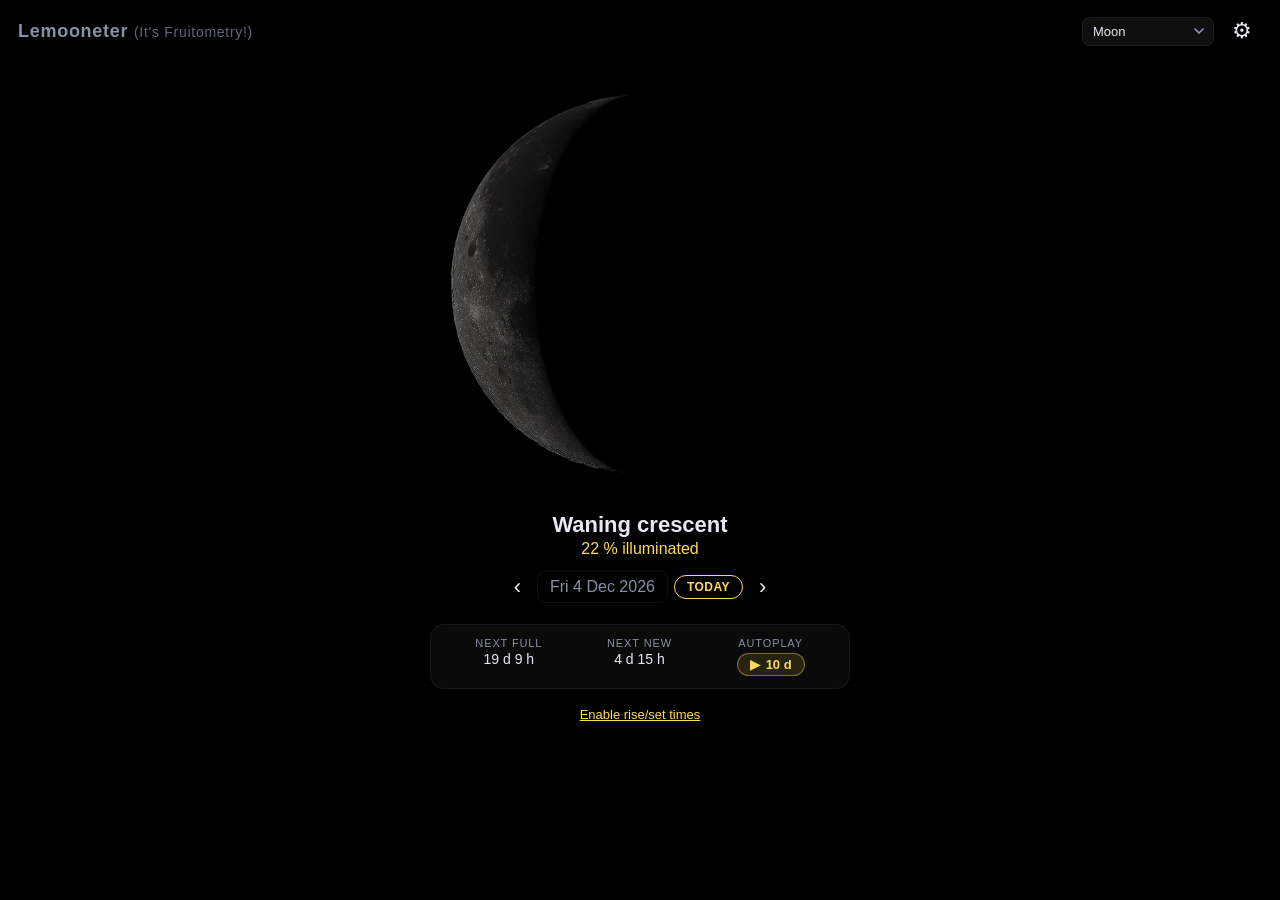
<file: index.html>
<!doctype html>
<html lang="en">
<head>
<meta charset="utf-8">
<meta name="viewport" content="width=device-width,initial-scale=1,viewport-fit=cover">
<meta name="theme-color" content="#000000">
<title>Lemooneter (It's Fruitometry!)</title>
<link rel="icon" href="icon-512.png" type="image/png" sizes="512x512">
<link rel="icon" href="icon-192.png" type="image/png" sizes="192x192">
<link rel="manifest" href="manifest.webmanifest">
<link rel="apple-touch-icon" href="icon-512.png">
<meta name="apple-mobile-web-app-capable" content="yes">
<meta name="apple-mobile-web-app-status-bar-style" content="black-translucent">
<meta name="apple-mobile-web-app-title" content="Lemooneter">
<link rel="stylesheet" href="app.css">
</head>
<body>
<header class="topbar">
  <h1>Lemooneter <span class="topbar-sub">(It's Fruitometry!)</span></h1>
  <div class="topbar-controls">
    <select id="subjectSelect" class="subject-select" aria-label="Subject"></select>
    <button id="settingsBtn" class="icon-btn" aria-label="Settings">⚙︎</button>
  </div>
</header>

<main class="main-view">
  <section class="page" id="todayPage" aria-label="Today">
    <div class="today-wrap">
      <canvas id="todayCanvas" width="1024" height="1024" aria-label="Current phase"></canvas>
      <div class="today-info">
        <div id="phaseName" class="phase-name">—</div>
        <div id="illumPct" class="illum">— %</div>
        <div class="day-nav">
          <button id="prevDay" class="icon-btn" aria-label="Previous day">‹</button>
          <button id="dateBtn" class="date-btn" type="button" aria-label="Pick a date" aria-haspopup="dialog" aria-controls="calendarDlg">
            <span id="todayDate" class="date">—</span>
          </button>
          <button id="todayDayBtn" class="cal-today-btn" type="button">Today</button>
          <button id="nextDay" class="icon-btn" aria-label="Next day">›</button>
        </div>
        <div class="counters">
          <div><span class="count-label">Next full</span><span id="nextFull">—</span></div>
          <div><span class="count-label">Next new</span><span id="nextNew">—</span></div>
          <div>
            <span class="count-label">Autoplay</span>
            <button id="autoplayBtn" class="autoplay-pill" type="button" aria-label="Start autoplay">
              <span id="apIcon">▶</span><span id="apLabel">10 d</span>
            </button>
          </div>
        </div>
        <div id="riseSet" class="riseset">
          <button id="locBtn" class="link-btn">Enable rise/set times</button>
        </div>
      </div>
    </div>
  </section>

</main>

<dialog id="calendarDlg" class="calendar-dialog" aria-labelledby="calendarTitle" aria-describedby="calendarHint">
  <div class="calendar-title">
    <h2 id="calendarTitle">Choose a date</h2>
    <button id="closeCalendar" class="icon-btn" type="button" aria-label="Close date picker">×</button>
  </div>
  <p id="calendarHint" class="muted">Tap a day to select · Swipe left or right to change month</p>
  <section id="calendarPage" aria-label="Monthly phases">
    <div class="cal-sticky">
      <div class="cal-head">
        <button id="prevMonth" class="icon-btn" aria-label="Previous month">‹</button>
        <h2><button id="monthJumpToggle" class="month-jump-toggle" type="button" aria-expanded="false" aria-controls="monthJump"><span id="monthLabel" aria-live="polite" aria-atomic="true">—</span><span aria-hidden="true"> ▾</span></button></h2>
        <button id="todayBtn" class="cal-today-btn">Today</button>
        <button id="nextMonth" class="icon-btn" aria-label="Next month">›</button>
      </div>
      <form id="monthJump" class="month-jump" hidden>
        <label>Month<select id="jumpMonth" name="month"></select></label>
        <label>Year<input id="jumpYear" name="year" type="number" inputmode="numeric" min="100" max="9999" step="1" required></label>
        <button class="cal-today-btn" type="submit">Go</button>
      </form>
      <div class="cal-dow">
        <span>Mon</span><span>Tue</span><span>Wed</span><span>Thu</span><span>Fri</span><span>Sat</span><span>Sun</span>
      </div>
    </div>
    <div id="calGrid" class="cal-grid"></div>
  </section>
</dialog>

<dialog id="settingsDlg" class="settings">
  <form method="dialog">
    <h2>Settings</h2>

    <fieldset>
      <legend>Mode</legend>
      <label><input type="radio" name="mode" value="moon"> Moon</label>
      <label><input type="radio" name="mode" value="lemon"> Lemon</label>
      <label><input type="radio" name="mode" value="lime"> Lime</label>
      <label><input type="radio" name="mode" value="orange"> Orange</label>
      <label><input type="radio" name="mode" value="cheese-moon"> Cheese moon</label>
      <label><input type="radio" name="mode" value="smiley"> Smiley</label>
      <label><input type="radio" name="mode" value="watermelon"> Watermelon</label>
      <label><input type="radio" name="mode" value="custom"> Custom photo</label>
    </fieldset>

    <fieldset>
      <legend>Custom photo</legend>
      <input id="photoInput" type="file" accept="image/*">
      <button id="clearPhoto" type="button" class="link-btn">Clear</button>
      <canvas id="cropPreview" class="crop-preview" width="240" height="240" aria-label="Crop preview — drag to pan"></canvas>
      <p class="muted crop-hint" id="cropHint" hidden>Drag to position the photo inside the disc.</p>
    </fieldset>

    <fieldset>
      <legend>Hemisphere</legend>
      <label><input type="radio" name="hemisphere" value="auto"> Auto (from location)</label>
      <label><input type="radio" name="hemisphere" value="north"> Northern</label>
      <label><input type="radio" name="hemisphere" value="south"> Southern (mirror phases)</label>
    </fieldset>

    <fieldset>
      <legend>Autoplay</legend>
      <label class="numfield">Days forward
        <input id="apDays" type="number" min="1" max="365" step="1" value="10">
      </label>
      <label class="numfield">Delay per day (ms)
        <input id="apDelay" type="number" min="100" max="10000" step="100" value="1000">
      </label>
    </fieldset>

    <fieldset>
      <legend>Location</legend>
      <p class="muted">Used only to compute moon rise/set, stored locally.</p>
      <div id="locStatus" class="muted">No location set.</div>
      <button id="useGeo" type="button" class="link-btn">Use my location</button>
      <button id="clearGeo" type="button" class="link-btn">Clear</button>
    </fieldset>

    <menu class="dlg-actions">
      <button value="close">Close</button>
    </menu>
  </form>
</dialog>

<script src="app.js" type="module"></script>
</body>
</html>
</file>
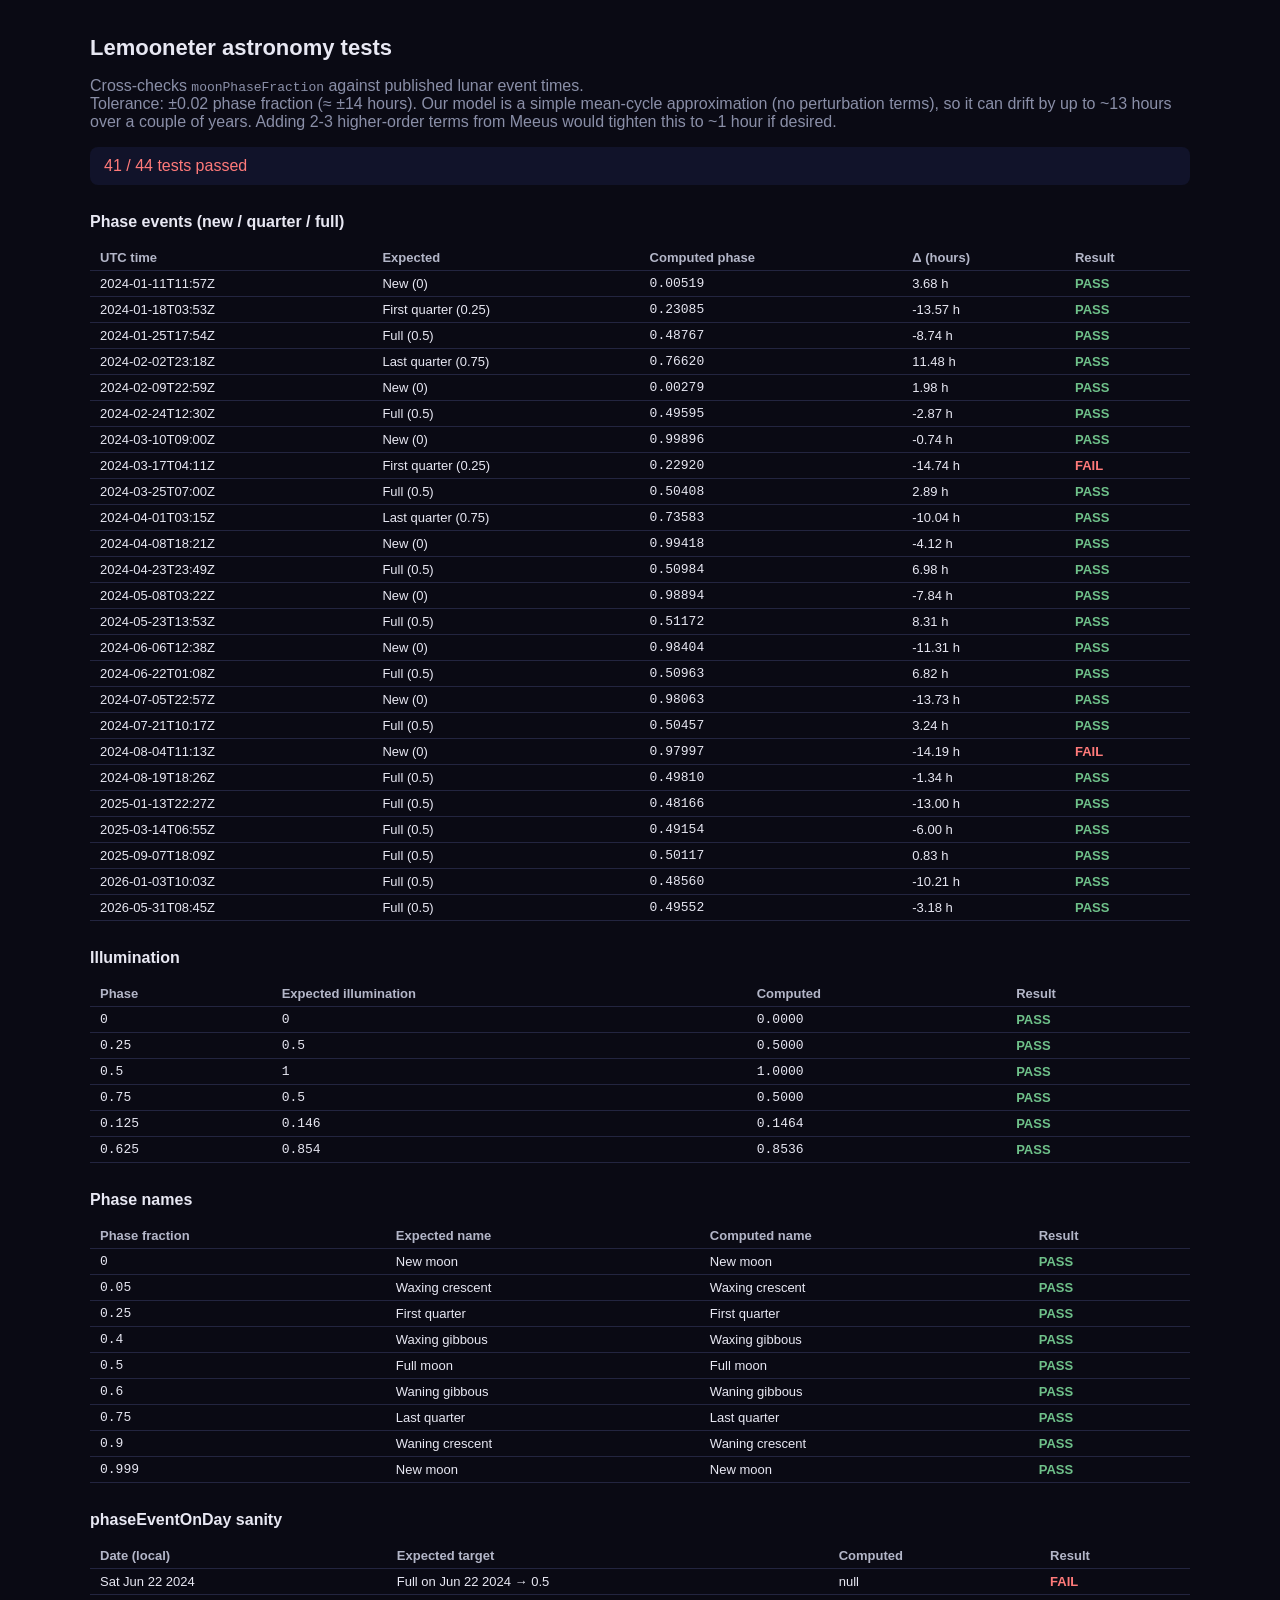
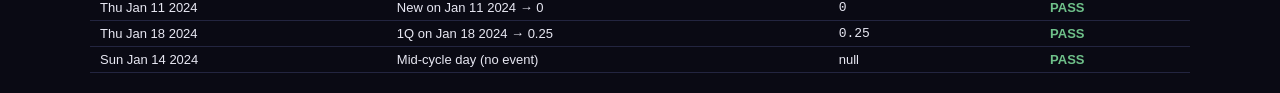
<file: tests.html>
<!doctype html>
<html lang="en">
<head>
<meta charset="utf-8">
<title>Lemooneter — astronomy tests</title>
<style>
  body { font-family: -apple-system, "Segoe UI", Roboto, sans-serif; background: #0a0a14; color: #e8e8f3; padding: 20px; max-width: 1100px; margin: 0 auto; }
  h1 { font-size: 22px; margin-bottom: 4px; }
  .muted { color: #8a8fa8; }
  .pass { color: #6fc18a; font-weight: 600; }
  .fail { color: #ff7a7a; font-weight: 600; }
  table { border-collapse: collapse; margin-top: 14px; width: 100%; }
  th, td { padding: 5px 10px; text-align: left; border-bottom: 1px solid #232540; font-size: 13px; }
  th { color: #b3b6c8; font-weight: 600; }
  td.num { font-family: ui-monospace, Menlo, Consolas, monospace; }
  #summary { font-size: 16px; padding: 10px 14px; border-radius: 8px; background: #11132a; margin-top: 12px; }
  .summary-pass { color: #6fc18a; }
  .summary-fail { color: #ff7a7a; }
  h2 { font-size: 16px; margin-top: 28px; }
</style>
</head>
<body>
<h1>Lemooneter astronomy tests</h1>
<p class="muted">Cross-checks <code>moonPhaseFraction</code> against published lunar event times.<br>
Tolerance: ±0.02 phase fraction (≈ ±14 hours). Our model is a simple mean-cycle approximation (no perturbation terms), so it can drift by up to ~13 hours over a couple of years.
Adding 2-3 higher-order terms from Meeus would tighten this to ~1 hour if desired.</p>

<div id="summary">Running…</div>

<h2>Phase events (new / quarter / full)</h2>
<table id="results">
  <thead><tr><th>UTC time</th><th>Expected</th><th>Computed phase</th><th>Δ (hours)</th><th>Result</th></tr></thead>
  <tbody></tbody>
</table>

<h2>Illumination</h2>
<table id="illum-results">
  <thead><tr><th>Phase</th><th>Expected illumination</th><th>Computed</th><th>Result</th></tr></thead>
  <tbody></tbody>
</table>

<h2>Phase names</h2>
<table id="name-results">
  <thead><tr><th>Phase fraction</th><th>Expected name</th><th>Computed name</th><th>Result</th></tr></thead>
  <tbody></tbody>
</table>

<h2>phaseEventOnDay sanity</h2>
<table id="event-results">
  <thead><tr><th>Date (local)</th><th>Expected target</th><th>Computed</th><th>Result</th></tr></thead>
  <tbody></tbody>
</table>

<script type="module">
import {
  SYNODIC,
  moonPhaseFraction,
  illumination,
  phaseName,
  phaseEventOnDay,
} from "./astro.js";

const TOL_PHASE = 0.02;          // ≈ 14.2 hours — generous, matches the simplified model's worst case
const TOL_ILLUM = 0.01;          // 1% illumination

// Sources: NASA Moon Phase Service & timeanddate.com. Times in UTC.
const events = [
  ["2024-01-11T11:57Z", "new"],
  ["2024-01-18T03:53Z", "q1"],
  ["2024-01-25T17:54Z", "full"],
  ["2024-02-02T23:18Z", "q3"],
  ["2024-02-09T22:59Z", "new"],
  ["2024-02-24T12:30Z", "full"],
  ["2024-03-10T09:00Z", "new"],
  ["2024-03-17T04:11Z", "q1"],
  ["2024-03-25T07:00Z", "full"],
  ["2024-04-01T03:15Z", "q3"],
  ["2024-04-08T18:21Z", "new"],   // total solar eclipse
  ["2024-04-23T23:49Z", "full"],
  ["2024-05-08T03:22Z", "new"],
  ["2024-05-23T13:53Z", "full"],
  ["2024-06-06T12:38Z", "new"],
  ["2024-06-22T01:08Z", "full"],
  ["2024-07-05T22:57Z", "new"],
  ["2024-07-21T10:17Z", "full"],
  ["2024-08-04T11:13Z", "new"],
  ["2024-08-19T18:26Z", "full"],
  ["2025-01-13T22:27Z", "full"],
  ["2025-03-14T06:55Z", "full"],
  ["2025-09-07T18:09Z", "full"],
  ["2026-01-03T10:03Z", "full"],
  ["2026-05-31T08:45Z", "full"],
];
const targets = { new: 0, q1: 0.25, full: 0.5, q3: 0.75 };
const labels  = { new: "New",     q1: "First quarter", full: "Full",   q3: "Last quarter" };

let pass = 0, total = 0;
const row = (tbody, cells, ok) => {
  const tr = document.createElement("tr");
  for (const c of cells) {
    const td = document.createElement("td");
    td.innerHTML = c;
    if (typeof c === "string" && /^[\-0-9.]+$/.test(c)) td.classList.add("num");
    tr.appendChild(td);
  }
  const v = tr.lastChild;
  v.classList.add(ok ? "pass" : "fail");
  v.textContent = ok ? "PASS" : "FAIL";
  tbody.appendChild(tr);
};

const tbody = document.querySelector("#results tbody");
for (const [iso, name] of events) {
  total++;
  const phase = moonPhaseFraction(new Date(iso));
  const target = targets[name];
  let delta = phase - target;
  if (delta > 0.5) delta -= 1;
  if (delta < -0.5) delta += 1;
  const ok = Math.abs(delta) <= TOL_PHASE;
  if (ok) pass++;
  const dh = (delta * SYNODIC * 24).toFixed(2);
  row(tbody, [iso, `${labels[name]} (${target})`, phase.toFixed(5), dh + " h", ""], ok);
}

// Illumination spot checks
const illumTbody = document.querySelector("#illum-results tbody");
const illumCases = [
  [0,    0],
  [0.25, 0.5],
  [0.5,  1],
  [0.75, 0.5],
  [0.125, 0.146],   // half-way to first quarter
  [0.625, 0.854],   // waning gibbous mid-way
];
for (const [phase, expected] of illumCases) {
  total++;
  const got = illumination(phase);
  const ok = Math.abs(got - expected) <= TOL_ILLUM;
  if (ok) pass++;
  row(illumTbody, [phase.toString(), expected.toString(), got.toFixed(4), ""], ok);
}

// Phase names at canonical fractions
const nameTbody = document.querySelector("#name-results tbody");
const nameCases = [
  [0,     "New moon"],
  [0.05,  "Waxing crescent"],
  [0.25,  "First quarter"],
  [0.4,   "Waxing gibbous"],
  [0.5,   "Full moon"],
  [0.6,   "Waning gibbous"],
  [0.75,  "Last quarter"],
  [0.9,   "Waning crescent"],
  [0.999, "New moon"],
];
for (const [phase, expected] of nameCases) {
  total++;
  const got = phaseName(phase);
  const ok = got === expected;
  if (ok) pass++;
  row(nameTbody, [phase.toString(), expected, got, ""], ok);
}

// phaseEventOnDay: a day with a full moon should detect it; a non-event day
// should return null.
const eventTbody = document.querySelector("#event-results tbody");
const eventCases = [
  // Use noon-local Dates so the local-day window of the helper contains the
  // UTC event time (results may vary by host timezone for events near midnight).
  [new Date(2024, 5, 22, 12), 0.5,  "Full on Jun 22 2024"],
  [new Date(2024, 0, 11, 12), 0,    "New on Jan 11 2024"],
  [new Date(2024, 0, 18, 12), 0.25, "1Q on Jan 18 2024"],
  [new Date(2024, 0, 14, 12), null, "Mid-cycle day (no event)"],
];
for (const [date, expected, desc] of eventCases) {
  total++;
  const got = phaseEventOnDay(date);
  const ok = got === expected;
  if (ok) pass++;
  row(eventTbody, [date.toDateString(), desc + (expected != null ? ` → ${expected}` : ""), String(got), ""], ok);
}

const summary = document.querySelector("#summary");
const allPass = pass === total;
summary.innerHTML = `<span class="${allPass ? 'summary-pass' : 'summary-fail'}">${pass} / ${total} tests passed</span>`;
</script>
</body>
</html>
</file>
<file: app.css>
:root {
  --bg: #000000;
  --bg-2: #0d0d12;
  --fg: #e8e8f3;
  --muted: #8a8fa8;
  --accent: #ffd95a;
  --shadow: rgba(8, 6, 30, 0.85);
  --line: rgba(255, 255, 255, 0.06);
}

* { box-sizing: border-box; }

html, body {
  margin: 0;
  padding: 0;
  height: 100%;
  background: var(--bg);
  color: var(--fg);
  font-family: -apple-system, BlinkMacSystemFont, "Segoe UI", Roboto, Helvetica, Arial, sans-serif;
  overscroll-behavior: none;
  -webkit-tap-highlight-color: transparent;
}

body {
  display: flex;
  flex-direction: column;
  min-height: 100dvh;
  padding-top: env(safe-area-inset-top);
  padding-bottom: env(safe-area-inset-bottom);
}

.topbar {
  display: flex;
  align-items: center;
  justify-content: space-between;
  gap: 12px;
  padding: 12px 18px 4px;
  flex-wrap: wrap;
}
.topbar h1 {
  margin: 0;
  font-size: 18px;
  font-weight: 600;
  letter-spacing: 0.04em;
  color: var(--muted);
}
.topbar-sub {
  font-weight: 400;
  font-size: 14px;
  opacity: 0.7;
}
.topbar-controls {
  display: flex;
  align-items: center;
  gap: 8px;
}
.subject-select {
  background: rgba(255, 255, 255, 0.06);
  color: var(--fg);
  border: 1px solid var(--line);
  border-radius: 8px;
  padding: 6px 10px;
  font-size: 13px;
  font-family: inherit;
  cursor: pointer;
  outline: none;
  -webkit-appearance: none;
  appearance: none;
  background-image: url("data:image/svg+xml;utf8,<svg xmlns='http://www.w3.org/2000/svg' viewBox='0 0 12 12'><path d='M2 4 l4 4 l4 -4' stroke='%239a9ec0' stroke-width='1.5' fill='none' stroke-linecap='round' stroke-linejoin='round'/></svg>");
  background-repeat: no-repeat;
  background-position: right 8px center;
  background-size: 12px;
  padding-right: 26px;
}
.subject-select:hover { border-color: var(--accent); }
.subject-select option { background: var(--bg-2); color: var(--fg); }

.icon-btn {
  background: transparent;
  color: var(--fg);
  border: 0;
  font-size: 22px;
  padding: 6px 10px;
  cursor: pointer;
  border-radius: 999px;
}
.icon-btn:hover { background: var(--line); }

.main-view { flex: 1; min-height: 0; overflow-y: auto; }

.page {
  padding: 10px 18px 80px;
  display: flex;
  flex-direction: column;
  overflow-y: auto;
  overscroll-behavior-y: contain;
}

.today-wrap {
  display: flex;
  flex-direction: column;
  align-items: center;
  gap: 18px;
  margin-top: 10px;
}

#todayCanvas {
  width: min(86vw, 420px);
  height: min(86vw, 420px);
  display: block;
}

.today-info {
  text-align: center;
  width: min(86vw, 420px);
}
.phase-name {
  font-size: 22px;
  font-weight: 600;
}
.illum {
  font-size: 16px;
  color: var(--accent);
  margin-top: 2px;
}
.date {
  color: var(--muted);
}
.day-nav {
  margin-top: 10px;
  display: flex;
  align-items: center;
  justify-content: center;
  gap: 6px;
  flex-wrap: wrap;
  position: relative;
}
.date-btn {
  background: transparent;
  border: 1px solid var(--line);
  border-radius: 8px;
  padding: 6px 12px;
  color: var(--fg);
  cursor: pointer;
  font: inherit;
}
.date-btn:hover { border-color: var(--accent); }

.counters {
  display: flex;
  justify-content: space-around;
  margin-top: 18px;
  padding: 12px;
  border-radius: 14px;
  background: rgba(255,255,255,0.04);
  border: 1px solid var(--line);
}
.counters > div {
  display: flex;
  flex-direction: column;
  gap: 2px;
  font-size: 14px;
}
.count-label {
  color: var(--muted);
  font-size: 11px;
  text-transform: uppercase;
  letter-spacing: 0.08em;
}

.riseset {
  margin-top: 14px;
  display: flex;
  justify-content: center;
  gap: 18px;
  font-size: 14px;
  color: var(--muted);
}
.riseset .pair {
  display: flex;
  flex-direction: column;
  align-items: center;
  gap: 2px;
}
.riseset strong {
  color: var(--fg);
  font-weight: 600;
}

.cal-sticky {
  position: sticky;
  top: -16px;
  z-index: 5;
  background: var(--bg);
  padding: 10px 0 8px;
}
.cal-head, .cal-dow, .cal-grid {
  max-width: 800px;
  margin-left: auto;
  margin-right: auto;
  width: 100%;
}
.cal-head {
  display: flex;
  align-items: center;
  justify-content: space-between;
  gap: 4px;
  padding: 0;
}
.cal-head h2 {
  margin: 0;
  font-size: 18px;
  font-weight: 600;
  flex: 1;
  text-align: center;
}
.cal-today-btn {
  background: transparent;
  color: var(--accent);
  border: 1px solid var(--accent);
  border-radius: 999px;
  padding: 4px 12px;
  font-size: 12px;
  font-weight: 600;
  letter-spacing: 0.04em;
  text-transform: uppercase;
  cursor: pointer;
}
.cal-today-btn:hover { background: rgba(255, 217, 90, 0.12); }
.cal-dow {
  display: grid;
  grid-template-columns: repeat(7, 1fr);
  gap: 4px;
  color: #d6d8e6;        /* brighter than --muted; close to --fg */
  font-size: 12px;
  font-weight: 600;
  text-align: center;
  padding: 6px 0 0;
  text-transform: uppercase;
  letter-spacing: 0.06em;
}
.cal-grid {
  display: grid;
  grid-template-columns: repeat(7, 1fr);
  gap: 6px;
}
.cal-cell {
  aspect-ratio: 1;
  min-width: 0;
  font: inherit;
  cursor: pointer;
  border-radius: 10px;
  background: rgba(255,255,255,0.03);
  border: 1px solid var(--line);
  position: relative;
  display: flex;
  flex-direction: column;
  align-items: center;
  justify-content: flex-end;
  padding: 4px;
  overflow: hidden;
}
.cal-cell.today {
  border-color: var(--accent);
  box-shadow: inset 0 0 0 1px var(--accent);
}
.cal-cell.today .num { color: var(--accent); font-weight: 700; }
.cal-cell.muted { opacity: 0.35; }
.cal-cell canvas {
  position: absolute;
  top: 4px;
  left: 4px;
  width: calc(100% - 8px);
  height: calc(100% - 8px);   /* equal padding all sides -> square canvas */
}
.cal-cell .num {
  position: absolute;
  bottom: 3px;
  left: 50%;
  transform: translateX(-50%);
  font-size: 12px;
  font-weight: 600;
  color: var(--fg);
  background: rgba(0, 0, 0, 0.55);
  padding: 0 6px;
  border-radius: 999px;
  line-height: 1.4;
  z-index: 1;
}
.cal-cell.muted .num { color: var(--muted); font-weight: 400; }
.ev-tag {
  position: absolute;
  top: 3px;
  left: 50%;
  transform: translateX(-50%);
  font-size: 9px;
  font-weight: 700;
  letter-spacing: 0.04em;
  padding: 1px 6px;
  border-radius: 999px;
  z-index: 2;
  pointer-events: none;
  background: rgba(0, 0, 0, 0.55);
}
.ev-tag.ev-full { color: #fff7c8; }
.ev-tag.ev-new  { color: #b8c0e0; }
.ev-tag.ev-q1, .ev-tag.ev-q3 { color: #d8d8e8; }
.cal-cell.muted .ev-tag { opacity: 0.6; }

.calendar-dialog {
  width: min(800px, calc(100vw - 20px));
  max-height: calc(100dvh - 24px);
  padding: 16px;
  border: 1px solid #34343d;
  border-radius: 18px;
  color: var(--fg);
  background: var(--bg);
  overflow-y: auto;
  overscroll-behavior: contain;
}
.calendar-dialog::backdrop { background: rgba(0,0,0,0.7); }
.calendar-title { display: flex; align-items: center; justify-content: space-between; }
.calendar-title h2 { font-size: 18px; margin: 0; }
#calendarHint { margin: 4px 0 10px; }
#calendarPage { touch-action: pan-y pinch-zoom; }
.cal-cell.selected { background: rgba(255,217,90,0.22); border-color: var(--accent); }
.cal-cell.selected .num { background: var(--accent); color: #1a1500; }
.cal-cell.selected.muted { opacity: 1; }
button:focus-visible { outline: 2px solid var(--accent); outline-offset: 2px; }
body:has(dialog[open]) { overflow: hidden; }
@media (max-width: 480px) {
  .calendar-dialog { padding: 12px; }
  .cal-grid { gap: 4px; }
  .ev-tag { font-size: 8px; padding: 1px 3px; }
  .cal-head h2 { font-size: 16px; }
}

.settings {
  border: 0;
  border-radius: 18px;
  background: var(--bg-2);
  color: var(--fg);
  padding: 22px;
  width: min(420px, calc(100vw - 32px));
  box-shadow: 0 24px 60px rgba(0,0,0,0.5);
}
.settings::backdrop {
  background: rgba(0,0,0,0.55);
}
.settings h2 {
  margin: 0 0 10px;
  font-size: 18px;
}
.settings fieldset {
  border: 0;
  padding: 0;
  margin: 14px 0;
  display: flex;
  flex-direction: column;
  gap: 6px;
}
.settings legend {
  font-size: 12px;
  color: var(--muted);
  text-transform: uppercase;
  letter-spacing: 0.08em;
  margin-bottom: 4px;
}
.settings label { display: flex; align-items: center; gap: 8px; font-size: 14px; }
.muted { color: var(--muted); font-size: 12px; }

.numfield {
  display: flex !important;
  flex-direction: row !important;
  align-items: center;
  justify-content: space-between;
  gap: 12px;
  font-size: 13px;
}
.numfield input[type=number] {
  width: 90px;
  background: rgba(255,255,255,0.06);
  color: var(--fg);
  border: 1px solid var(--line);
  border-radius: 6px;
  padding: 4px 8px;
  font: inherit;
  text-align: right;
}

.autoplay-pill {
  background: rgba(255, 217, 90, 0.12);
  color: var(--accent);
  border: 1px solid rgba(255, 217, 90, 0.4);
  border-radius: 999px;
  padding: 3px 12px;
  font: inherit;
  font-size: 13px;
  font-weight: 600;
  cursor: pointer;
  display: inline-flex;
  align-items: center;
  gap: 6px;
  margin-top: 2px;
}
.autoplay-pill:hover { background: rgba(255, 217, 90, 0.22); }
.autoplay-pill.playing {
  background: var(--accent);
  color: #1a1500;
  border-color: var(--accent);
}

.link-btn {
  background: transparent;
  color: var(--accent);
  border: 0;
  cursor: pointer;
  text-decoration: underline;
  font-size: 13px;
  padding: 4px 0;
  align-self: flex-start;
}

.crop-preview {
  width: 180px;
  height: 180px;
  border-radius: 50%;
  background: rgba(255,255,255,0.04);
  border: 1px solid var(--line);
  margin-top: 8px;
  cursor: grab;
  touch-action: none;
  display: block;
}
.crop-preview:active { cursor: grabbing; }
.crop-preview[data-empty="true"] { cursor: default; }
.crop-hint { margin: 4px 0 0; }

.dlg-actions {
  display: flex;
  justify-content: flex-end;
  margin: 18px 0 0;
  padding: 0;
}
.dlg-actions button {
  background: var(--accent);
  color: #1a1500;
  border: 0;
  padding: 8px 14px;
  border-radius: 10px;
  font-weight: 600;
  cursor: pointer;
}

.month-jump-toggle { border: 0; background: transparent; color: var(--fg); font: inherit; font-weight: inherit; cursor: pointer; border-radius: 8px; padding: 8px 3px; }
.month-jump-toggle:hover { background: var(--line); }
.month-jump { display: flex; align-items: end; justify-content: center; gap: 10px; padding: 10px 0; }
.month-jump[hidden] { display: none; }
.month-jump label { display: flex; flex-direction: column; gap: 4px; font-size: 12px; color: var(--muted); min-width: 0; }
.month-jump select, .month-jump input { background: #18181e; border: 1px solid #454550; color: var(--fg); border-radius: 6px; font: inherit; font-size: 16px; padding: 8px; max-width: 100%; }
.month-jump input { width: 90px; }
.month-jump button { padding: 10px 12px; }

#todayPage { touch-action: pan-y pinch-zoom; }
</file>
